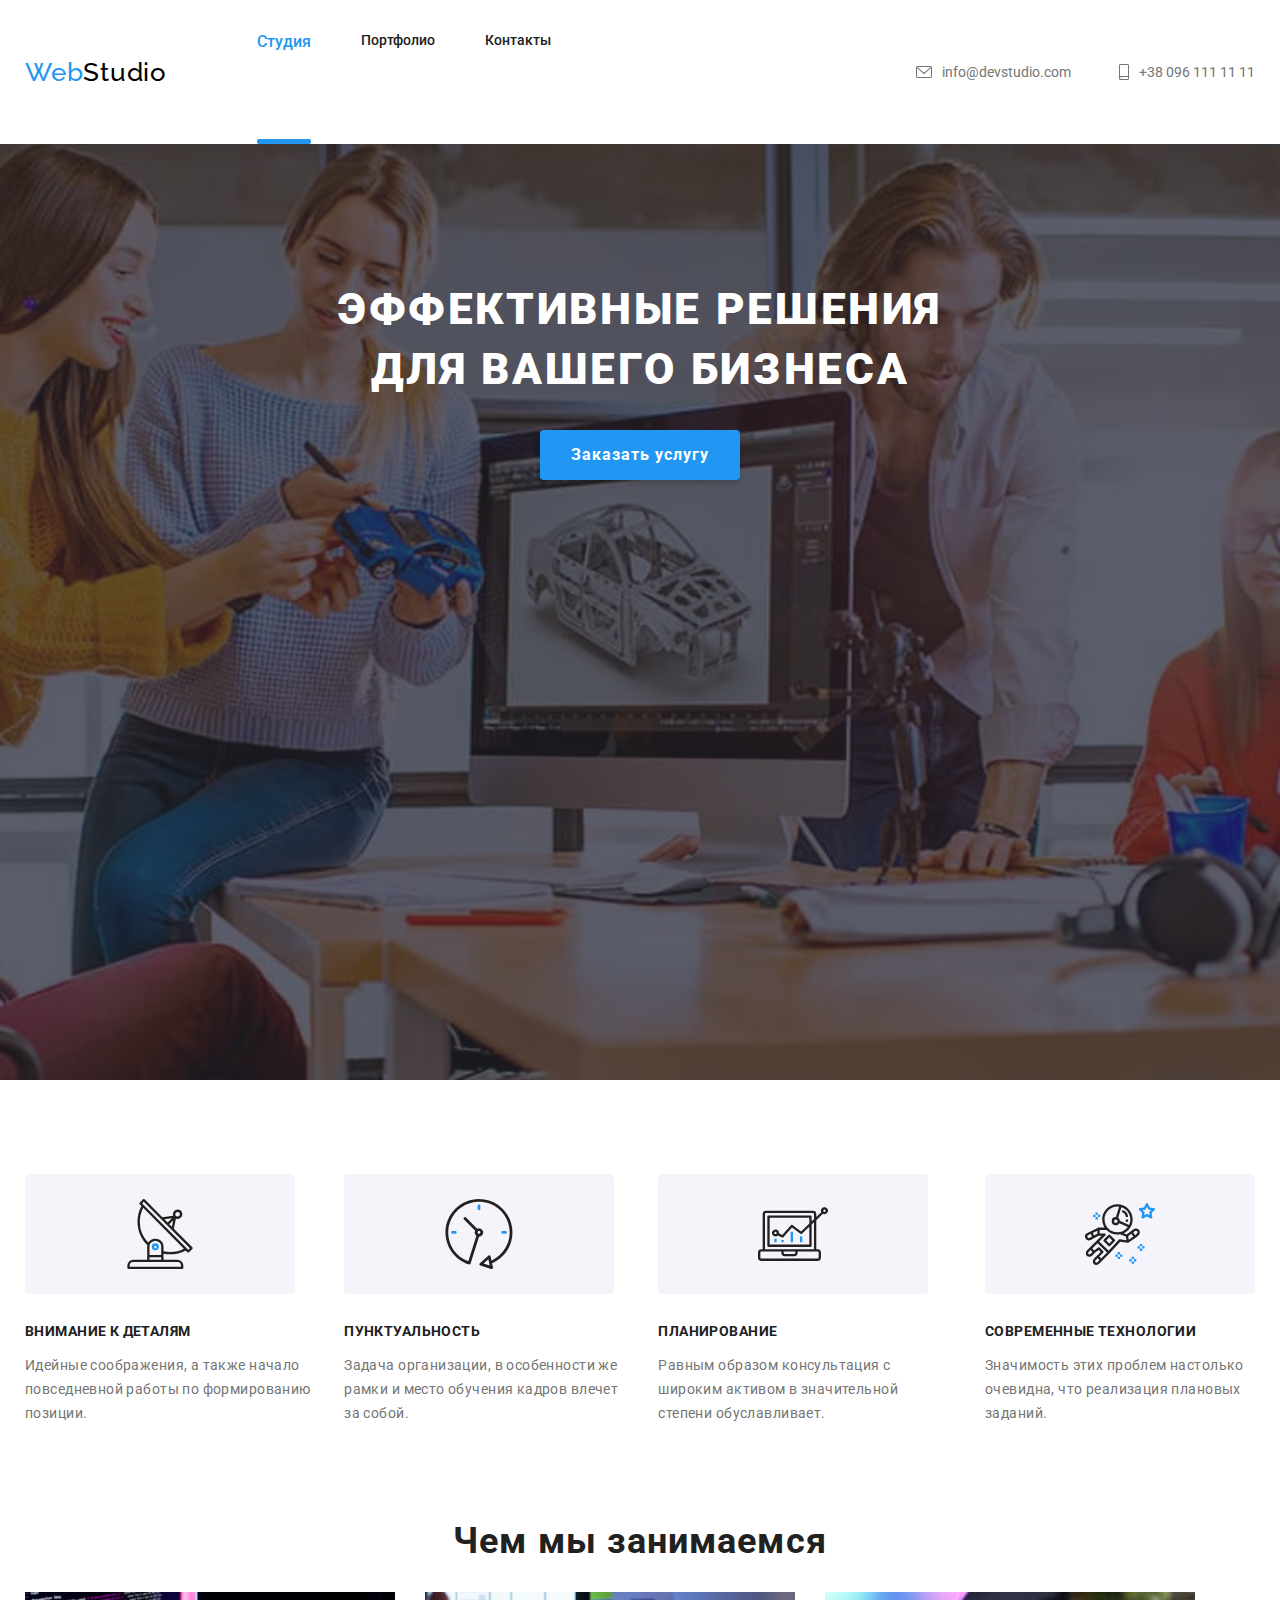
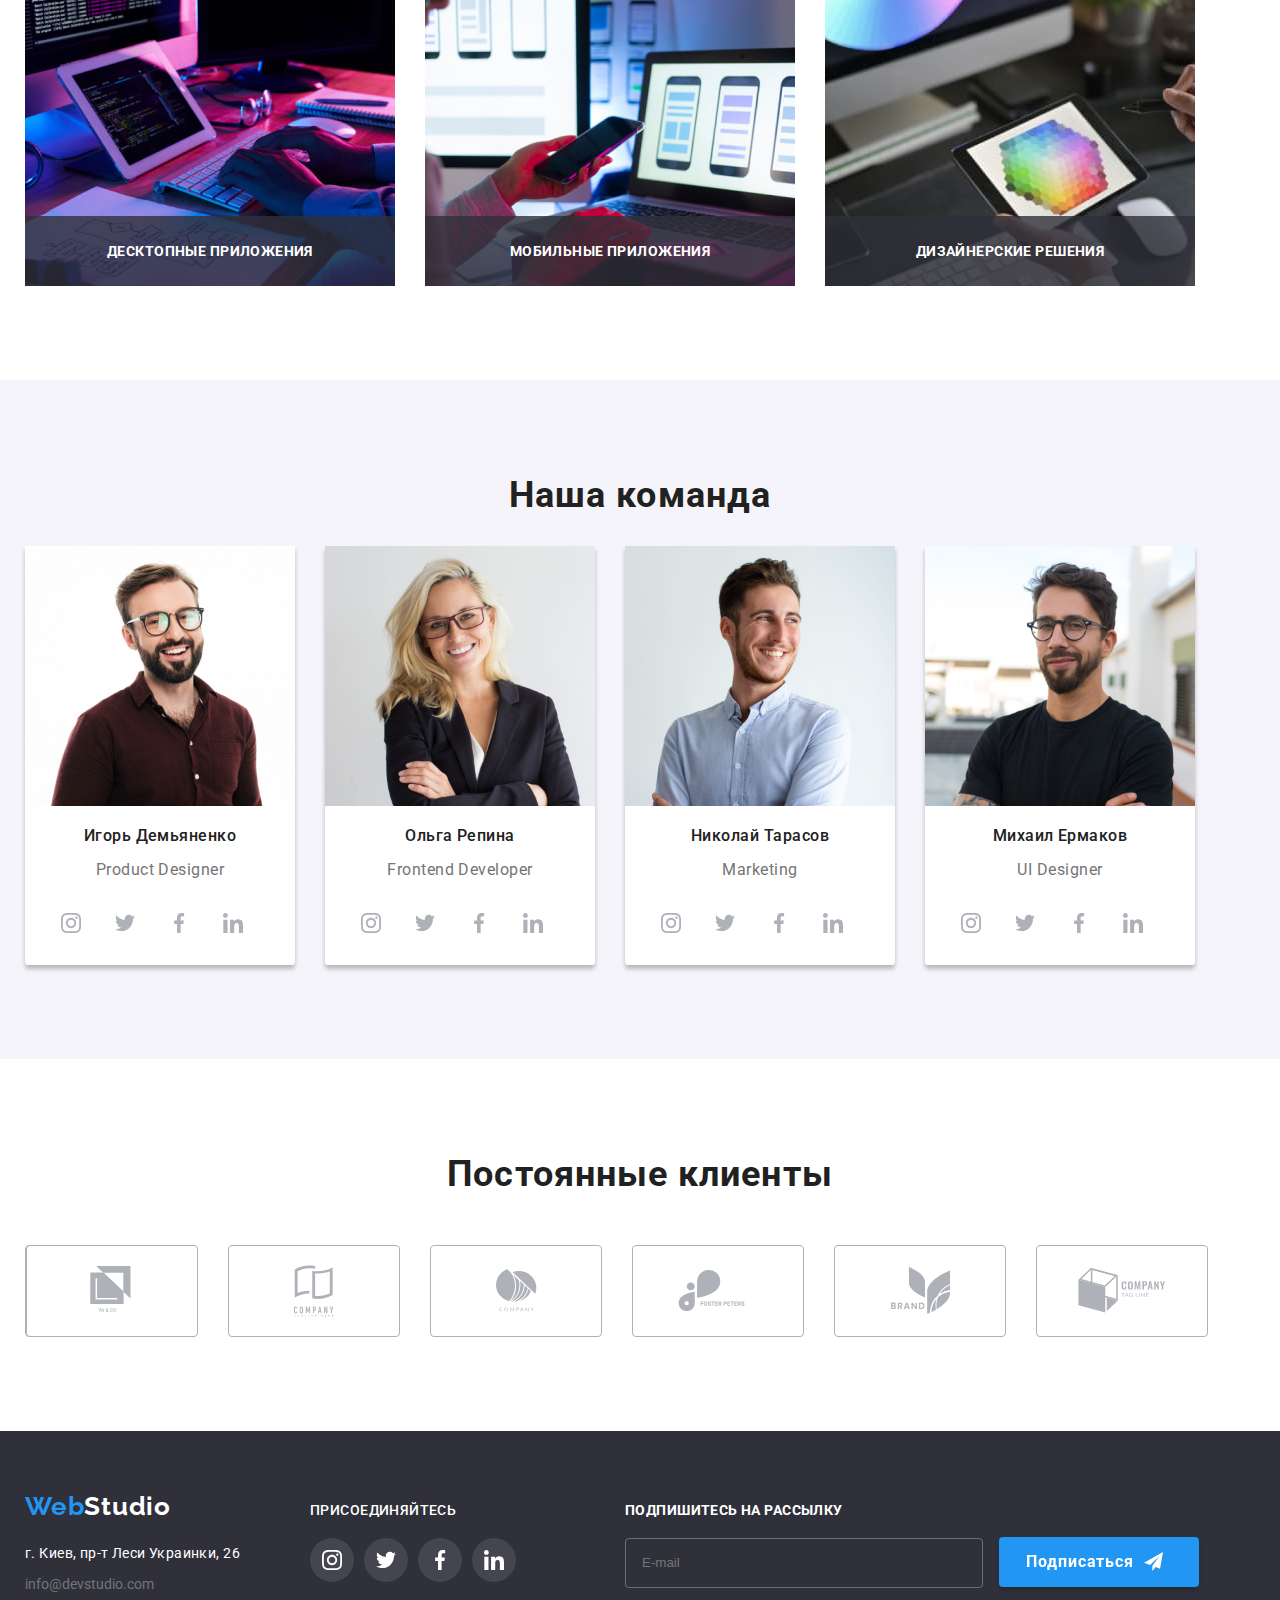
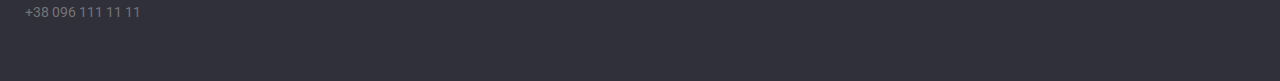
<file: index.html>
<!DOCTYPE html>
<html lang="ru">
  <head>
    <meta charset="UTF-8" />
    <meta name="viewport" content="width=device-width, initial-scale=1.0" />
    <title>Студия</title>
    <link
      rel="stylesheet"
      href="https://cdnjs.cloudflare.com/ajax/libs/modern-normalize/1.0.0/modern-normalize.min.css"
      integrity="sha512-ISS7cAi1PEhQ8jnbJpJZMd29NlhNj4AWYyLOSp2CE/CsHxTCu+r+t0D2yoJudVrd0/8fTVPUVDzY5Tvli75u/g=="
      crossorigin="anonymous"
    />
    <link rel="preconnect" href="https://fonts.gstatic.com" />
    <link
      href="https://fonts.googleapis.com/css2?family=Oleo+Script&family=Raleway:wght@700&family=Roboto:wght@400;500;700&display=swap"
      rel="stylesheet"
    />
    <link rel="stylesheet" href="./css/styles.css" />
  </head>
  <body>
    <!-- Шапка сайта -->
    <header class="header">
      <div class="container all-container">
        <nav class="navigation">
          <a href="" class="logo link">
            <span class="accent">Web</span>Studio</a
          >
          <ul class="list-no-style">
            <li class="list-margin-style">
              <a class="link link-color link-padding link-underline" href="./index.html">Студия</a>
             
            </li>
            <li class="list-margin-style">
              <a
                class="a-font-color-dark link link-padding"
                href="./portfolio.html"
                target="_blank"
                >Портфолио</a
              >
            </li>
            <li class="list-margin-style">
              <a class="a-font-color-dark link link-padding " href="">Контакты</a>
            </li>
          </ul>
        </nav>
        <ul class="list-no-style-address contacts-hover">
          <li class="email">
            <a
              class="a-font-color-light link email-icon link-padding"
              href="mailto:info@devstudio.com"
              >
              <svg class="email-hover">
                <use href="./Images/symbol-defs.svg#icon-email"></use>
              </svg>
              info@devstudio.com</a
            >
          </li>

          <li>
            <a class="a-font-color-light link tel-icon link-padding" href="tel:+380961111111"
              > <svg width="10px" height="16px" class="tel-hover">
                <use href="./Images/symbol-defs.svg#icon-tel"></use>
              </svg> +38 096 111 11 11</a
            >
          </li>
        </ul>
      </div>
    </header>
    <main>
      <!-- /Шапка сайта -->

      <!-- Герой -->

      <section class="hero">
        <div class="all-container">
          <div class="hero-top">
            <h1>Эффективные решения для вашего бизнеса</h1>
            <button type="button" class="modal-open-btn" data-modal-open>
              Заказать услугу
            </button>
            <div class="backdrop is-hidden" data-modal>
              <div class="modal">

                <button class="btn-close" data-modal-close>
                  <svg width="18px" height="18px" class="">
                    <use href="./Images/symbol-defs.svg#icon-close"></use>
                  </svg>
                </button>
                
              <h3 class="modal-form">Оставьте свои данные, мы вам перезвоним</h3>
                <form class="modal-form">

                 
<label class="modal-form-label-name">Имя
  <span class="input-wrapper">
    <svg id="icon-person-black"  width="18px" height="18px" viewBox="0 0 32 32">
      <use href="./Images/symbol-defs.svg#icon-person-black"></use>
    </svg>
    <input type="text" name="name" id="name" class="modal-form-input">
    </span>
</label>

<label>Телефон
  <span class="input-wrapper">
    <svg id="icon-phone-black" width="18px" height="18px" viewBox="0 0 32 32">
      <use href="./Images/symbol-defs.svg#icon-phone-black"></use>
    </svg>
  <input type="tel" name="tel" id="tel" class="modal-form-input">
  </span>
</label>
<label for="email">Почта
  <span class="input-wrapper">
    <svg id="icon-email-black" width="18px" height="18px" viewBox="0 0 32 32">
      <use href="./Images/symbol-defs.svg#icon-email-black"></use>
    </svg>
<input type="email" name="email" id="email"  class="modal-form-input">
</span>
</label>


<label for="comment">Комментарий
<textarea name="comment" id="comment" cols="50" rows="10" placeholder="Введите текст" class="modal-form-textarea"></textarea>
</label>


<label for="policy" class="label-chekbox">
<input class="checkbox modal-form-input" type="checkbox" name="policy" id="policy" value="accept" >
<span class="icon-checkbox">
 
</span>
<span class="policy-style"> Соглашаюсь с рассылкой и принимаю  <a href="#">Условия договора</a>
</span>
</label>

<button type="submit" class="modal-open-btn">Отправить</button>
                </form>
               
 

                  </div>
            </div>
          </div> 
        </div>
      </section>

      <!-- /Герой -->

      <!-- Преимущества -->

      <section class="advantages-padding">
        <div class="all-container">
          <h2 hidden>Наши преимущества</h2>
          <ul class="list-no-style">
            
            <li class="advantages-li">
              <div class="icons-adv">
                <svg width="70px" height="70px" class="advantages-before-one">
                  <use href="./Images/symbol-defs.svg#icon-antenna"></use>
                </svg>
              </div>
              <h3 class="advantages-heading">Внимание к деталям</h3>
              <p class="advantages">
                Идейные соображения, а также начало повседневной работы по
                формированию позиции.
              </p>
            </li>
            <li class="advantages-li">
              <div class="icons-adv">
                <svg width="70px" height="70px">
                  <use href="./Images/symbol-defs.svg#icon-clock"></use>
                </svg>
              </div>
              <h3 class="advantages-heading">Пунктуальность</h3>
              <p class="advantages">
                Задача организации, в особенности же рамки и место обучения
                кадров влечет за собой.
              </p>
            </li>
            <li class="advantages-li">
              <div class="icons-adv">
                <svg width="70px" height="70px">
                  <use href="./Images/symbol-defs.svg#icon-diagram"></use>
                </svg>
              </div>
              <h3 class="advantages-heading">Планирование</h3>
              <p class="advantages">
                Равным образом консультация с широким активом в значительной
                степени обуславливает.
              </p>
            </li>
            <li class="advantages-li">
              <div class="icons-adv">
                <svg width="70px" height="70px">
                  <use href="./Images/symbol-defs.svg#icon-astronaut"></use>
                </svg>
              </div>
              <h3 class="advantages-heading">Современные технологии</h3>
              <p class="advantages">
                Значимость этих проблем настолько очевидна, что реализация
                плановых заданий.
              </p>
            </li>
          </ul>
        </div>
      </section>

      <!-- /Преимущества -->

      <!--Чем мы занимаемся -->

      <section class="projects">
        <div class="all-container">
          <h2>Чем мы занимаемся</h2>
          <ul class="list-no-style projects-flex">
            <li class="item project-style">
              <img
                src="./Images/demonstration1.jpg"
                alt="Планшет на столе"
                width="381"
                title="Пользователь печатает на планшете с помощью клавиатуры"
              />
              <div class="project-titles"> <p class="">десктопные приложения</p></div>
            </li>
            <li class="item project-style">
              <img
                src="./Images/demonstration2.jpg"
                alt="Ноутбук на столе"
                width="381"
                title="Ноутбук стоит на столе"
              />
              <div class="project-titles ">
                <p class="">Мобильные приложения</p>
              </div>
            </li>
            <li class="item project-style">
              <img
                src="./Images/demonstration3.jpg"
                alt="Планшет в руках"
                width="381"
                title="Планшет в руках"
              />
              <div class="project-titles">
                <p class="">Дизайнерские решения</p>
              </div>
            </li>
          </ul>
        </div>
      </section>

      <!-- /Чем мы занимаемся -->

      <!-- Наша команда -->

      <section class="team">
        <div class="all-container">
          <h2>Наша команда</h2>
          <ul class="list-no-style team-flex">
            <li class="item">
              <img
                src="./Images/IgorDemyanenko.jpg"
                width="270"
                height="260"
                alt="Игорь Демьяненко"
              />
              
              <div class="team-style">
                <h3>Игорь Демьяненко</h3>
                <p>Product Designer</p>
                <ul class="div-social list-no-style">
                <li class="margin-social">
                  <a href="" class="social">
                  <svg width="20px" height="20px"  class="social-logo-style">
                    <use href="./Images/symbol-defs.svg#instagram"></use>
                  </svg>
                </a>
                </li>
                <li class="margin-social">
                <a href="" class="social">
                  <svg width="20px" height="20px" class="social-logo-style">
                    <use href="./Images/symbol-defs.svg#twitter"></use>
                  </svg>
                </a>
                </li>
                <li class="margin-social">
                <a href="" class="social">
                  <svg width="20px" height="20px" class="social-logo-style">
                    <use href="./Images/symbol-defs.svg#facebook"></use>
                  </svg>
                </a>
                </li>
                <li>
                <a href="" class="social">
                  <svg width="20px" height="20px" class="social-logo-style">
                    <use href="./Images/symbol-defs.svg#linkedin"></use>
                  </svg>
                  
              </a>
              </li>
              </ul>
              </div>
            </li>
            <li class="item">
              <img
                src="./Images/OlgaRepina.jpg"
                width="270"
                height="260"
                alt="Ольга Репина"
              />
              <div class="team-style">
                <h3>Ольга Репина</h3>
                <p>Frontend Developer</p>
                <ul class="div-social list-no-style">
                <li class="margin-social"><a href="" class="social">
                  <svg width="20px" height="20px" class="social-logo-style">
                    <use href="./Images/symbol-defs.svg#instagram"></use>
                  </svg>
                </a>
                </li>
                <li class="margin-social">
                  
                <a href="" class="social">
                  <svg width="20px" height="20px" class="social-logo-style">
                    <use href="./Images/symbol-defs.svg#twitter"></use>
                  </svg>
                </a>
                </li>
                <li class="margin-social">
                <a href="" class="social">
                  <svg width="20px" height="20px" class="social-logo-style">
                    <use href="./Images/symbol-defs.svg#facebook"></use>
                  </svg>
                </a>
                </li>
                <li>
                <a href="" class="social">
                  <svg width="20px" height="20px" class="social-logo-style">
                    <use href="./Images/symbol-defs.svg#linkedin"></use>
                  </svg>
                </a>
                </li>

                </ul>
              </div>
            </li>
            <li class="item">
              <img
                src="./Images/NikolayTarasov.jpg"
                width="270"
                height="260"
                alt="Николай Тарасов"
              />
              <div class="team-style">
                <h3>Николай Тарасов</h3>
                <p>Marketing</p>
                <ul class="div-social list-no-style">
                  <li class="margin-social">
                <a href="" class="social">
                  <svg width="20px" height="20px" class="social-logo-style">
                    <use href="./Images/symbol-defs.svg#instagram"></use>
                  </svg>
                </a>
                </li>
               <li class="margin-social"> <a href="" class="social">
                  <svg width="20px" height="20px" class="social-logo-style">
                    <use href="./Images/symbol-defs.svg#twitter"></use>
                  </svg>
                </a>
                </li>
                <li class="margin-social">
                <a href="" class="social">
                  <svg width="20px" height="20px" class="social-logo-style">
                    <use href="./Images/symbol-defs.svg#facebook"></use>
                  </svg>
                </a>
</li>
                <li>
                <a href="" class="social">
                  <svg width="20px" height="20px" class="social-logo-style">
                    <use href="./Images/symbol-defs.svg#linkedin"></use>
                  </svg>
                </a>
</li>
                </ul>

              </div>
            </li>
            <li class="item">
              <img
                src="./Images/MichaelErmakov.jpg"
                width="270"
                height="260"
                alt="Михаил Ермаков"
              />
              <div class="team-style">
                <h3>Михаил Ермаков</h3>
                <p>UI Designer</p>
                <ul class="div-social list-no-style">
                <li class="margin-social"><a href="" class="social">
                  <svg width="20px" height="20px" class="social-logo-style">
                    <use href="./Images/symbol-defs.svg#instagram"></use>
                  </svg>
                </a>
                </li>
               <li class="margin-social"> <a href="" class="social">
                  <svg width="20px" height="20px" class="social-logo-style">
                    <use href="./Images/symbol-defs.svg#twitter"></use>
                  </svg>
                </a>
                </li>
                <li class="margin-social">
                <a href="" class="social">
                  <svg width="20px" height="20px" class="social-logo-style">
                    <use href="./Images/symbol-defs.svg#facebook"></use>
                  </svg>
                </a>
                </li>
                <li>
                <a href="" class="social">
                  <svg width="20px" height="20px" class="social-logo-style">
                    <use href="./Images/symbol-defs.svg#linkedin"></use>
                  </svg>
                </a>
                </li>
                </ul>
               

              </div>
            </li>
          </ul>
        </div>
      </section>

      <!-- Постоянные клиенты -->
      <section class="clients">
        <div class="all-container">
          <h2>Постоянные клиенты</h2>
          <ul class="list-no-style button-icon">
            <li>
              <a href="" class="button-icon">
                <svg width="49px" height="49px"  class="clients-logo-style">
                  <use href="./Images/symbol-defs.svg#.iconlogo_1"></use>
                </svg>
              </a>
           </li>
            <li>
              <a href="" class="button-icon">
              <svg width="40px" height="52px" class="clients-logo-style">
                <use href="./Images/symbol-defs.svg#.iconlogo_2"></use>
              </svg>
             
            </a>
          </li>
            <li>
              <a href="" class="button-icon">
              <svg width="41px" height="43px" class="clients-logo-style">
                <use href="./Images/symbol-defs.svg#.iconlogo_3"></use>
              </svg>
            </a>
          </li>
            <li>
              <a href="" class="button-icon">
              <svg width="80px" height="42px" class="clients-logo-style">
                <use href="./Images/symbol-defs.svg#.iconlogo_4"></use>
              </svg>
            </a>
          </li>
            <li>
              <a href="" class="button-icon">
              <svg  width="59px" height="47px" class="clients-logo-style">
                <use href="./Images/symbol-defs.svg#.iconlogo_5"></use>
              </svg>
            </a>
          </li>
            <li>
              <a href="" class="button-icon">
                <svg width="88px" height="45px" class="clients-logo-style">
                  <use href="./Images/symbol-defs.svg#.iconlogo_6"></use>
                </svg>
              </a>
            </li>
          </ul>
        </div>
      </section>
    </main>

    <!-- Футер -->
    <footer class="footer">
      <div class="all-container footer-box">
        <div class="footer-box-contact">
        <a class="footer-style" href="">
          <span class="accent">Web</span>Studio</a
        >
        <address>г. Киев, пр-т Леси Украинки, 26</address>
        <ul class="list-no-style wrap">
          <li>
            <a class="a-font-color-light" href="mailto:info@devstudio.com"
              >info@devstudio.com</a
            >
          </li>
          <li class="padding-email">
            <a class="a-font-color-light" href="tel:+380961111111"
              >+38 096 111 11 11</a
            >
          </li>
        </ul>
      </div>

      <div class="footer-box-link">
        <p class="footer-title">присоединяйтесь</p>
        <ul class="footer-icon-padding list-no-style">
        <li><a href="" class="social social-footer">
          <svg width="20px" height="20px" class="social-logo-style">
            <use href="./Images/symbol-defs.svg#instagram"></use>
          </svg>
        </a>
        </li>
        <li><a href="" class="social social-footer">
          <svg width="20px" height="20px" class="social-logo-style">
            <use href="./Images/symbol-defs.svg#twitter"></use>
          </svg>
        </a></li>
        <li><a href="" class="social social-footer">
          <svg width="20px" height="20px" class="social-logo-style">
            <use href="./Images/symbol-defs.svg#facebook"></use>
          </svg>
        </a></li>
        <li><a href="" class="social social-footer">
          <svg width="20px" height="20px" class="social-logo-style">
            <use href="./Images/symbol-defs.svg#linkedin"></use>
          </svg>
        </a>
        </ul>
      </div>

      <form>
        <div class="footer-box-action">
          <h2 class="footer-action-heading">подпишитесь на рассылку</h2>
          <label for="email"></label>
          <input type="email" name="mail" id="mail" placeholder="E-mail" class="input-btn-footer">
          <button class="modal-open-btn footer-action-send"> Подписаться


          </button>
          
        </div>
      </form>
      
      </div>

  

     

    </footer>

    <script src="./js/modal.js"></script>
  </body>
</html>
</file>
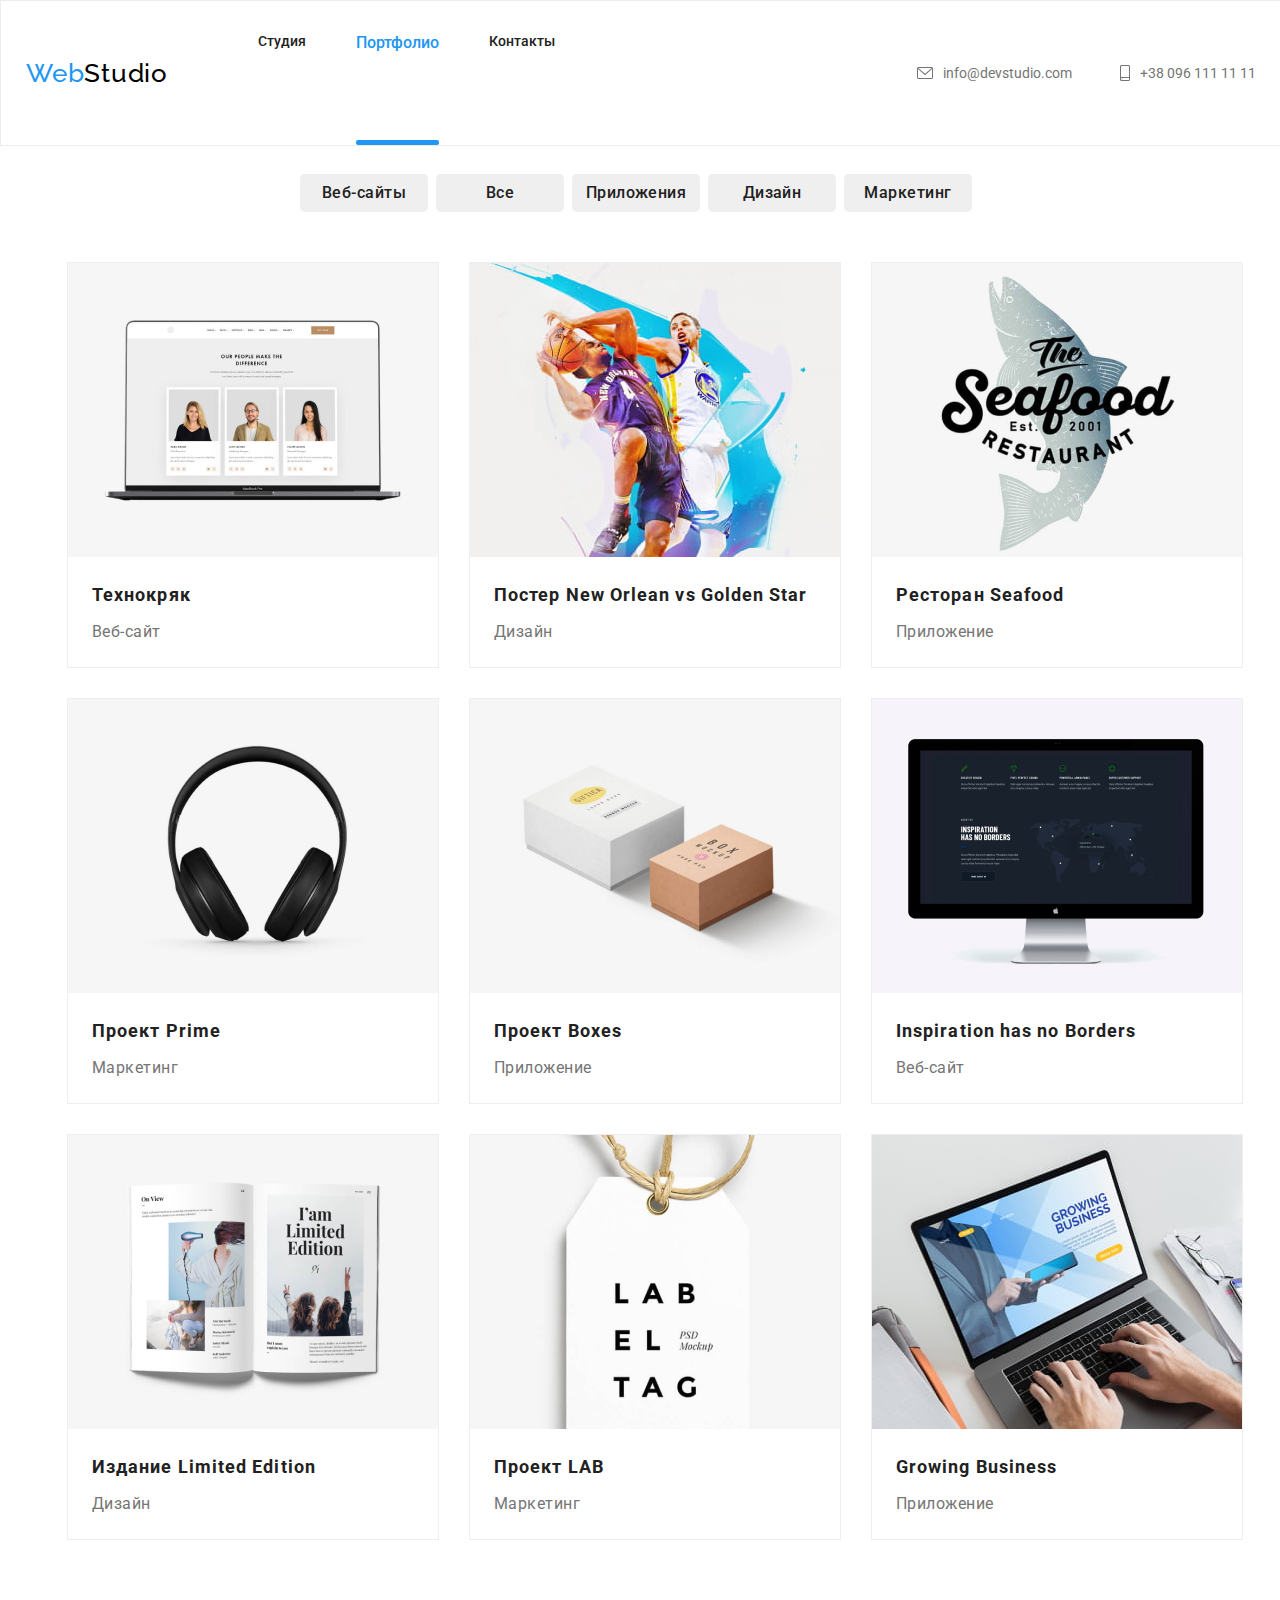
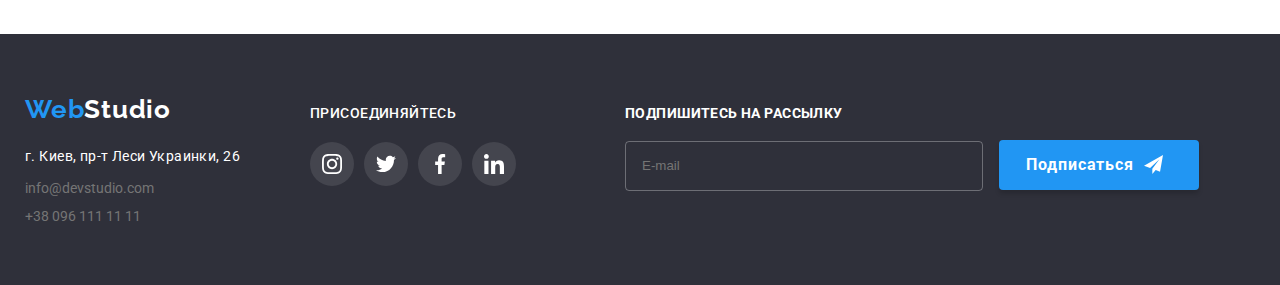
<file: portfolio.html>
<!DOCTYPE html>
<html lang="ru">

<head>
  <meta charset="UTF-8" />
  <meta name="viewport" content="width=device-width, initial-scale=1.0" />
  <title>Портфолио</title>
  <link rel="stylesheet" href="https://cdnjs.cloudflare.com/ajax/libs/modern-normalize/1.0.0/modern-normalize.min.css"
    integrity="sha512-ISS7cAi1PEhQ8jnbJpJZMd29NlhNj4AWYyLOSp2CE/CsHxTCu+r+t0D2yoJudVrd0/8fTVPUVDzY5Tvli75u/g=="
    crossorigin="anonymous" />
  <link rel="preconnect" href="https://fonts.gstatic.com" />
  <link
    href="https://fonts.googleapis.com/css2?family=Oleo+Script&family=Raleway:wght@700&family=Roboto:wght@400;500;700&display=swap"
    rel="stylesheet" />
  <link rel="stylesheet" href="./css/styles.css" />
</head>

<body>
  <!-- Шапка сайта -->
  <header class="header header-nav">
    <div class="container all-container">
      <nav class="navigation">
        <a href="" class="logo link"> <span class="accent">Web</span>Studio</a>
        <ul class="list-no-style">
          <li class="list-margin-style"><a class="a-font-color-dark link link-padding" href="./index.html">Студия</a></li>
          <li class="list-margin-style"><a class="link-color link link-padding link-underline" href="./portfolio.html"
              target="_blank">Портфолио</a></li>
          <li class="list-margin-style"><a class="a-font-color-dark link link-padding" href="">Контакты</a></li>
        </ul>
      </nav>
      <ul class="list-no-style-address contacts-hover">
        <li class="email">
          <a class="a-font-color-light link email-icon link-padding" href="mailto:info@devstudio.com">
            <svg  class="email-hover">
              <use href="./Images/symbol-defs.svg#icon-email"></use>
            </svg>
            info@devstudio.com</a>
        </li>
      
        <li>
          <a class="a-font-color-light link tel-icon link-padding" href="tel:+380961111111"> <svg width="10px" height="16px"
              class="tel-hover">
              <use href="./Images/symbol-defs.svg#icon-tel"></use>
            </svg> +38 096 111 11 11</a>
        </li>
      </ul>
    </div>
  </header>
  <main>
    <!-- /Шапка сайта -->
    <section class="cards">
      <div class="all-container">
        <!-- Радио кнопки -->

        <ul class="list-no-style margin-radio">
          <li><button class="radio-button" type="button">Веб-сайты</button></li>
          <li><button class="radio-button button-padding" type="button">Все</button></li>
          <li><button class="radio-button" type="button">Приложения</button></li>
          <li><button class="radio-button" type="button">Дизайн</button></li>
          <li><button class="radio-button" type="button">Маркетинг</button></li>
        </ul>

<!-- /Радио кнопки -->

    <!--Карточки-->
        <ul class="list-no-style flex-container">
        
          <li class="list-no-style flex-cards">
           
            <a href="" class="flex-hover">
              <div class="flex-style">
                <img src="./Images/portfolio_card1.jpg" alt="Ноутбук с тремя фотографиями людей" />
                
                
                <div class="overlay">
                  <p class="text-action-style">Технокряк это современная площадка распространения коронавируса.
                    Компании используют эту платформу для цифрового
                    шпионажа и атак на защищённые сервера конкурентов.</p>
                </div>
            </div>
              <div class="cards-style overflow-hover"><h2>Технокряк</h2>
              <p>Веб-сайт</p></div>
            </a>
         
        
        
        
          </li>
        
          <li class="list-no-style flex-cards">
            <a href=""class="flex-hover">
                <div class="flex-style">
              <img src="./Images/portfolio_card2.jpg" alt="Постер с баскетболистами" />
              <div class="overlay">
                <p class="text-action-style">Lorem ipsum dolor sit amet consectetur adipisicing elit. 
                  Ipsum fugit blanditiis facere sapiente mollitia dolorum reiciendis autem tempore aperiam vel. 
                  Veniam cum error iste tempore placeat nobis eaque, rem quam.</p>
              </div>
              </div>
             <div class="cards-style"><h2>Постер New Orlean vs Golden Star</h2>
              <p>Дизайн</p></div>
            </a>
        
        
          </li>
        
          <li class="list-no-style flex-cards">
            <a href="" class="flex-hover">
              <div class="flex-style">
              <img src="./Images/portfolio_card3.jpg" alt="Ресторан сиафуд" />
              
                <div class="overlay">
                  <p class="text-action-style">Lorem ipsum dolor sit amet consectetur adipisicing elit.
                    Ipsum fugit blanditiis facere sapiente mollitia dolorum reiciendis autem tempore aperiam vel.
                    Veniam cum error iste tempore placeat nobis eaque, rem quam.</p>
                </div>
                </div>
              <div class="cards-style"><h2>Ресторан Seafood</h2>
              <p>Приложение</p></div>
            </a>
        
        
          </li>
        
        
          <li class="list-no-style flex-cards">
            <a href="" class="flex-hover">
              <div class="flex-style">
                <img src="./Images/portfolio_card4.jpg" alt="Наушники" />
                <div class="overlay">
                  <p class="text-action-style">Lorem ipsum dolor sit amet consectetur adipisicing elit.
                    Ipsum fugit blanditiis facere sapiente mollitia dolorum reiciendis autem tempore aperiam vel.
                    Veniam cum error iste tempore placeat nobis eaque, rem quam.</p>
                </div>
                </div>
              <div class="cards-style"><h2>Проект Prime</h2>
              <p>Маркетинг</p></div>
            </a>
        
        
          </li>
        
          <li class="list-no-style flex-cards">
            <a href="" class="flex-hover">
              <div class="flex-style">
                <img src="./Images/portfolio_card5.jpg" alt="2 коробки" />
                <div class="overlay">
                  <p class="text-action-style">Lorem ipsum dolor sit amet consectetur adipisicing elit.
                    Ipsum fugit blanditiis facere sapiente mollitia dolorum reiciendis autem tempore aperiam vel.
                    Veniam cum error iste tempore placeat nobis eaque, rem quam.</p>
                </div>
                </div>
              <div class="cards-style"><h2>Проект Boxes</h2>
              <p>Приложение</p></div>
            </a>
        
        
          </li>
        
        
          <li class="list-no-style flex-cards">
            <a href="" class="flex-hover">
              <div class="flex-style">
                <img src="./Images/portfolio_card6.jpg" alt="Монитор с демонстрацией сайта" />
                <div class="overlay">
                  <p class="text-action-style">Lorem ipsum dolor sit amet consectetur adipisicing elit.
                    Ipsum fugit blanditiis facere sapiente mollitia dolorum reiciendis autem tempore aperiam vel.
                    Veniam cum error iste tempore placeat nobis eaque, rem quam.</p>
                </div>
                </div>
              <div class="cards-style"><h2>Inspiration has no Borders</h2>
              <p>Веб-сайт</p></div>
            </a>
        
        
          </li>
        
        
          <li class="list-no-style flex-cards">
            <a href="" class="flex-hover">
              <div class="flex-style">
                <img src="./Images/portfolio_card7.jpg" alt="Разворот журнала" />
                <div class="overlay">
                  <p class="text-action-style">Lorem ipsum dolor sit amet consectetur adipisicing elit.
                    Ipsum fugit blanditiis facere sapiente mollitia dolorum reiciendis autem tempore aperiam vel.
                    Veniam cum error iste tempore placeat nobis eaque, rem quam.</p>
                </div>
                </div>
              <div class="cards-style"><h2>Издание Limited Edition</h2>
              <p>Дизайн</p></div>
            </a>
        
          </li>
        
        
        
        
          <li class="list-no-style flex-cards">
            <a href="" class="flex-hover">
              <div class="flex-style">
                <img src="./Images/portfolio_card8.jpg" alt="Ярлык-этикетка брендированная" />
                <div class="overlay">
                  <p class="text-action-style">Lorem ipsum dolor sit amet consectetur adipisicing elit.
                    Ipsum fugit blanditiis facere sapiente mollitia dolorum reiciendis autem tempore aperiam vel.
                    Veniam cum error iste tempore placeat nobis eaque, rem quam.</p>
                </div>
                </div>
              <div class="cards-style"><h2>Проект LAB</h2>
              <p>Маркетинг</p></div>
            </a>
        
        
          </li>
        
          <li class="list-no-style flex-cards">
            <a href="" class="flex-hover">
              <div class="flex-style">
                <img src="./Images/portfolio_card9.jpg" alt="Человек работает за ноутбуком" />
                <div class="overlay">
                  <p class="text-action-style">Lorem ipsum dolor sit amet consectetur adipisicing elit.
                    Ipsum fugit blanditiis facere sapiente mollitia dolorum reiciendis autem tempore aperiam vel.
                    Veniam cum error iste tempore placeat nobis eaque, rem quam.</p>
                </div>
                </div>
              <div class="cards-style"><h2>Growing Business</h2>
              <p>Приложение</p></div>
            </a>
        
        
          </li>
        </ul>
      </div>


  


     


    </section>
    <!--/Карточки-->
  </main>

  <!-- Футер -->
<footer class="footer">
  <div class="all-container footer-box">
    <div class="footer-box-contact">
      <a class="footer-style" href="">
        <span class="accent">Web</span>Studio</a>
      <address>г. Киев, пр-т Леси Украинки, 26</address>
      <ul class="list-no-style wrap">
        <li>
          <a class="a-font-color-light" href="mailto:info@devstudio.com">info@devstudio.com</a>
        </li>
        <li class="padding-email">
          <a class="a-font-color-light" href="tel:+380961111111">+38 096 111 11 11</a>
        </li>
      </ul>
    </div>

    <div class="footer-box-link">
      <p class="footer-title">присоединяйтесь</p>
      <ul class="footer-icon-padding list-no-style">
        <li><a href="" class="social social-footer">
            <svg width="20px" height="20px" class="social-logo-style">
              <use href="./Images/symbol-defs.svg#instagram"></use>
            </svg>
          </a>
        </li>
        <li><a href="" class="social social-footer">
            <svg width="20px" height="20px" class="social-logo-style">
              <use href="./Images/symbol-defs.svg#twitter"></use>
            </svg>
          </a></li>
        <li><a href="" class="social social-footer">
            <svg width="20px" height="20px" class="social-logo-style">
              <use href="./Images/symbol-defs.svg#facebook"></use>
            </svg>
          </a></li>
        <li><a href="" class="social social-footer">
            <svg width="20px" height="20px" class="social-logo-style">
              <use href="./Images/symbol-defs.svg#linkedin"></use>
            </svg>
          </a>
      </ul>
    </div>

    <form action="">
      <div class="footer-box-action">
        <h2 class="footer-action-heading">подпишитесь на рассылку</h2>
        <label for=""></label>
        <input type="email" name="mail" id="mail" placeholder="E-mail" class="input-btn-footer">
        <button class="modal-open-btn footer-action-send"> Подписаться


        </button>

      </div>
    </form>

  </div>


  </div>


</footer>
  </body>
  
  </html>
</file>
<file: css/styles.css>
/* Roboto 400
Roboto 700
Roboto 500
Raleway 700
Oleo Script
*/

/* font-family: 'Roboto', sans-serif; */

/* ===== Общие настройки ===== */

:root {
  --font-main: "Roboto", sans-serif;
  --font-second: "Raleway";
  --font-second-color: #2196f3;
  --font-main-color: #212121;
  --font-third-color: #757575;
  --font-color-light: #ffffff;
}

body {
  margin: 0;
  padding-top: 80px;
  font-family: var(--font-main);
  font-style: normal;
}

body img {
  display: block;
  max-width: 100%;
  height: auto;
}

.list-no-style {
  list-style: none;
  display: flex;
  margin: 0;
  padding: 0;
}

header {
  position: fixed;
  width: 100%;
  min-height: 80px;
  top: 0;
  left: 0;
  background-color: #ffffff;
  z-index: 3;
}

header .link-padding {
  padding: 32px 0;
  min-height: 80px;
}

.link-color {
  color: var(--font-second-color);
}

.link-underline {
  position: relative;
  padding: 0;
}

.link-underline::after {
  content: " ";
  position: absolute;
  left: 0;
  bottom: 0;

  display: block;
  width: 100%;
  height: 5px;
  background-color: var(--font-second-color);
  border-radius: 2px;
  opacity: 0;
}

.link-underline:after {
  opacity: 1;
}

.list-margin-style:not(:last-child) {
  margin-right: 50px;
}

nav .link {
  display: block;
  font-weight: 500;
}

.list-no-style-address {
  list-style: none;
  display: flex;
  margin: 0;
  padding: 0;
}

.list-no-style-address .link + .link {
  margin-left: 50px;
}

.margin-tel {
  margin-right: 0;
}

.hero-top {
  width: 696px;
  margin: 0 auto;
  flex-grow: 1;
  padding: 0;
}

.hero .modal-open-btn {
  margin-top: 30px;
}

.hero h3 {
  margin: 0;
  margin-bottom: 12px;
}

/* .form-action {
  height: 40px;
} */

form .modal-open-btn {
  align-self: center;
  /* transition-duration: 250ms;
  transition-timing-function: cubic-bezier(0.4, 0, 0.2, 1); */
}

.label-chekbox {
  display: inline-block;
  padding-left: 0.5em;
  margin: 0;
  margin-top: 10px;
  margin-bottom: 30px;

  /* align-items: center; */
}

.icon-checkbox {
  /* display: inline-block; */
  position: absolute;
  width: 1em;
  height: 1em;
  border: 2px solid black;
  border-radius: 4px;
}

.checkbox:focus + .icon-checkbox {
  background-color: var(--font-second-color);
  border: none;
  background-origin: border-box;
}

.checkbox:checked + .icon-checkbox {
  border-color: var(--font-second-color);
  /* background-color: var(--font-second-color); */
  background-color: var(--font-second-color);
  background-image: url("/Images/icon-check.svg");
  background-size: contain;
  background-origin: border-box;
}

.form-modal-btn {
  position: relative;

  min-width: 448px;
  padding-top: 40px;
  padding-right: 40px;
  padding-bottom: 40px;
  padding-left: 40px;
  z-index: 1;
}

.modal-form {
  display: flex;
  flex-direction: column;
}

.modal-form input:not([type="checkbox"]),
.modal-form textarea {
  height: 40px;
  margin-top: 4px;
  display: block;
  width: 100%;
  border: 1px solid rgba(33, 33, 33, 0.2);
  padding-left: 42px;
  border-radius: 4px;
}

.checkbox {
  position: absolute;
  width: 1px;
  height: 1px;
  margin: -1px;
  border: 0;
  padding: 0;
  clip: rect(0 0 0 0);
  overflow: hidden;
}

.modal-form label {
  text-align: left;
  color: var(--font-third-color);
}

.modal-form textarea {
  height: 120px;
  padding: 12px 16px 12px 16px;
  resize: none;
}

.modal-form a {
  font-size: 14px;

  letter-spacing: 0.03em;
  text-decoration-line: underline;

  color: #2196f3;
}

.modal-form label {
  margin-bottom: 10px;
}

. .form-modal-btn input {
  margin-top: 4px;
  margin-left: auto;
  margin-right: auto;
  height: 40px;
  width: 448px;
  border: 1px solid rgba(33, 33, 33, 0.2);

  border-radius: 4px;
}

.form-modal-btn label {
  font-size: 12px;
  line-height: 14px;

  letter-spacing: 0.01em;
  text-align: left;
  color: var(--font-third-color);
}

.input-wrapper {
  display: block;
  position: relative;
}

.input-wrapper svg {
  position: absolute;
  top: 50%;
  left: 15px;
  transform: translateY(-50%);
}

/* .input-wrapper:hover svg {
  fill: #2196f3;
} */

.input-wrapper:focus-within svg {
  fill: #2196f3;
}

.input-wrapper:focus-within input {
  border: 1px solid #2196f3;
}

/* .modal-form-label-name .input-wrapper::before {
  content: " ";
  background-image: url("../Images/person-black.svg");
  background-size: contain;
} */

textarea::placeholder {
  color: rgba(117, 117, 117, 0.5);
}

.policy-style {
  font-family: Roboto;
  font-style: normal;
  font-weight: normal;
  font-size: 14px;
  margin-left: 2em;

  letter-spacing: 0.03em;
}

.form-action {
  display: flex;
  flex-direction: column;
  padding-bottom: 10px;
}

.form h3 {
  margin: 0;
}

/* .container-hero {
  width: 1200px;
}
*/

.email {
  margin-right: 48px;
}

.all-container {
  width: 1230px;
  margin-right: auto;
  margin-left: auto;
  padding-left: 15px;
  padding-right: 15px;
  margin-left: auto;
  margin-right: auto;

  /* z-index: 1; */
}

.list-no-style-address {
  margin-left: auto;
  font-family: var(--font-main);
  font-style: normal;
  margin-right: 0px;
}

.logo {
  font-family: var(--font-second);
  font-style: normal;
  font-weight: bold;
  font-size: 26px;
  line-height: 1.192;
  letter-spacing: 0.03em;
  color: black;
  margin-right: 90px;
}
a {
  text-decoration: none;
}

h2,
h3,
h4 {
  font-family: var(--font-main);
  padding: 0;
}

h2 {
  font-size: 36px;
  line-height: 1.167;
  letter-spacing: 0.03em;
  color: var(--font-main-color);
}

.footer {
  padding-top: 60px;
  padding-bottom: 60px;
  color: var(--font-second-color);
}
/* ===== /Общие настройки ===== */

/* ===== Шапка сайта ===== */

.header a .header a:visited {
  font-weight: 500;
  font-size: 14px;
  line-height: 1.14;
  letter-spacing: 0.02em;
  color: var(--font-main-color);
}

.header .container {
  display: flex;
  align-items: center;
}

.header .navigation {
  display: flex;
  align-items: center;
}

.header-nav {
  border: 1px solid #ececec;
}

.header li a:hover,
.header a:active,
.header a:focus {
  color: var(--font-second-color);
}

.header li a {
  transition-duration: 250ms;
  transition-timing-function: cubic-bezier(0.4, 0, 0.2, 1);
}

.a-font-color-dark {
  color: var(--font-main-color);
  font-size: 14px;
}

.a-font-color-light {
  color: var(--font-third-color);
  font-size: 14px;
}
/* ===== /Шапка сайта ===== */

/* ===== Герой ===== */

.hero h1 {
  font-family: var(--font-main);
  font-style: normal;
  font-weight: 900;
  font-size: 44px;
  line-height: 1.36;
  letter-spacing: 0.06em;
  text-transform: uppercase;
  color: var(--font-color-light);
  margin: 0;
}

.hero {
  padding-top: 200px;
  padding-bottom: 200px;
  background-color: #2f303a;
  text-align: center;
  background-image: linear-gradient(
      to right,
      rgba(47, 48, 58, 0.5),
      rgba(47, 48, 58, 0.5)
    ),
    url("../Images/bcg-hero.jpg");

  max-width: 1600px;
  height: 600px;
  background-repeat: no-repeat;
  background-position: center;
  background-size: cover;
  margin-left: auto;
  margin-right: auto;
}

.advantages-padding {
  padding-top: 0;
  padding-top: 94px;
  padding-bottom: 94px;
}

.advantages-li:not(:first-child) {
  margin-left: 30px;
}

.icons-adv {
  background-color: #f5f4fa;
  display: flex;
  justify-content: center;
  align-items: center;
  width: 270px;
  height: 120px;
  margin-bottom: 30px;
  margin-right: 0;
  border-radius: 4px;
}

.contacts-hover a {
  display: inline-flex;
  align-items: center;
}

.contacts-hover a:hover,
.contacts-hover a:active,
.contacts-hover a:focus {
  color: var(--font-second-color);
}

.contacts-hover a {
  transition-duration: 250ms;
  transition-timing-function: cubic-bezier(0.4, 0, 0.2, 1);
}

.email-icon {
  background-repeat: no-repeat;
  background-position: center;
  background-size: cover;
  background-size: auto;
}

.email-hover {
  width: 16px;
  height: 12px;
  margin-right: 10px;
  fill: currentColor;
}

.tel-hover {
  margin-right: 10px;
  fill: currentColor;
}

.tel-icon {
  display: flex;
  background-repeat: no-repeat;
  background-position: center;
  background-size: auto;
}

.modal-open-btn {
  width: 200px;
  height: 50px;
  font-family: var(--font-main);
  font-style: normal;
  font-weight: 700;
  font-size: 16px;
  line-height: 1.87;
  letter-spacing: 0.06em;
  color: var(--font-color-light);
  background: var(--font-second-color);
  box-shadow: 0px 4px 4px rgba(0, 0, 0, 0.15);
  border-radius: 4px;
  border-color: transparent;
  cursor: pointer;
  text-align: center;
}

.backdrop {
  position: fixed;
  top: 0;
  left: 0;
  width: 100%;
  height: 100%;
  background-color: rgba(0, 0, 0, 0.2);
  opacity: 1;

  transition: opasity 250ms cubic-bezier(0.4, 0, 0.2, 1);
}

.backdrop.is-hidden {
  opacity: 0;
  pointer-events: none;
}

.backdrop.is-hidden .modal {
  transform: translate(-50%, -50%) scale(0.9);
}

.modal {
  position: absolute;
  top: 50%;
  left: 50%;
  padding: 40px;
  z-index: 2;

  width: 528px;
  min-height: 581px;

  background-color: #ffffff;
  box-shadow: 0px 1px 3px rgba(0, 0, 0, 0.12), 0px 1px 1px rgba(0, 0, 0, 0.14),
    0px 2px 1px rgba(0, 0, 0, 0.2);
  border-radius: 4px;
  transform: translate(-50%, -50%) scale(1);

  transition: transform 250ms cubic-bezier(0.4, 0, 0.2, 1);
}

.btn-close {
  display: flex;
  position: absolute;
  top: 8px;
  right: 8px;
  width: 30px;
  height: 30px;
  border-radius: 50%;
  padding: 6px;
  background-color: #ffffff;
  border: 1px solid rgba(0, 0, 0, 0.1);
  cursor: pointer;
}

.btn-close {
  position: absolute;
}

.hero .btn-close:hover,
.hero .btn-close:focus {
  background-color: #ffffff;
  fill: var(--font-second-color);
}

/* .icon-checkbox:focus {
  outline: 1px solid var(--font-second-color);
} */
/* ===== /Герой ===== */

/* ===== Преимущества ===== */
.advantages-heading {
  font-weight: bold;
  font-size: 14px;
  line-height: 1.14;
  letter-spacing: 0.03em;
  text-transform: uppercase;
  color: var(--font-main-color);
  margin-top: 0;
  margin-bottom: 0;
  margin-bottom: 8px;
}

.advantages {
  font-weight: normal;
  font-size: 14px;
  line-height: 1.71;
  letter-spacing: 0.03em;
  color: var(--font-third-color);
}

.advantages {
  margin-bottom: 0;
}
/* ===== /Преимущества ===== */

/* ===== Чем мы занимаемся ==== */
.projects {
  padding-top: 0;
  padding-bottom: 94px;
}

.projects h2 {
  font-family: var(--font-main);
  font-style: normal;
  font-weight: bold;
  font-size: 36px;
  line-height: 1.167;
  letter-spacing: 0.03em;
  color: var(--font-main-color);
  text-align: center;
  margin-top: 0;
}

.projects p {
  font-weight: 700;
  font-size: 14px;
  line-height: 1.142;
  text-align: center;
  letter-spacing: 0.03em;
  text-transform: uppercase;
  color: var(--font-color-light);
  padding: 27px 82px;
  margin: 0;
}

.project-titles {
  position: absolute;
  bottom: 0%;
  width: 100%;
  min-height: 70px;

  padding: 27 85 27 85;
  background-color: rgba(47, 48, 58, 0.8);
}

.projects-flex {
  display: flex;
  flex-wrap: wrap;
}

.projects-flex .item {
  width: 370px;
  margin-right: 30px;
}

.projects-flex:nth-child(3n) {
  margin-right: 0;
}

.project-style {
  position: relative;
  z-index: -2;
}

/* ===== /Чем мы занимаемся ==== */

/* ===== Портфолио кнопки ===== */

.radio-button-light {
  font-family: var(--font-main);
  font-style: normal;
  font-weight: 500;
  font-size: 16px;
  line-height: 1.62;
  letter-spacing: 0.03em;
  color: var(--font-color-light);
}
.radio-button {
  font-family: var(--font-main);
  font-style: normal;
  font-weight: 500;
  font-size: 16px;
  line-height: 1.62;
  letter-spacing: 0.03em;
  color: var(--font-main-color);
  cursor: pointer;
  border: 0;
  border-radius: 5px;
  min-width: 128px;
  min-height: 38px;
}

.margin-radio {
  margin-bottom: 50px;
}
/* ===== /Портфолио кнопки ===== */

.cards .list-no-style {
  display: flex;
  justify-content: center;
}

.cards .radio-button {
  margin-right: 8px;
  margin-bottom: 0;
}

.cards .radio-button:hover {
  box-shadow: 0px 4px 4px rgba(0, 0, 0, 0.25);
}

.cards .radio-button {
  transition-duration: 250ms;
  transition-timing-function: cubic-bezier(0.4, 0, 0.2, 1);
}

.cards .radio-button:focus {
  box-shadow: 0px 4px 4px rgba(0, 0, 0, 0.25);
}

.button-padding {
  padding-right: 22px;
  padding-left: 22px;
}

.cards h2 {
  font-family: var(--font-main);
  font-style: normal;
  font-weight: bold;
  font-size: 18px;
  line-height: 2;
  letter-spacing: 0.06em;
  color: var(--font-main-color);
}

button:hover,
button:focus {
  background-color: var(--font-second-color);
  color: white;
}

button {
  transition-duration: 250ms;
  transition-timing-function: cubic-bezier(0.4, 0, 0.2, 1);
}

/* ===== Портфолио карточки ===== */
.cards {
  padding-top: 94px;
  padding-bottom: 94px;
}

.cards p {
  font-family: var(--font-main);
  font-style: normal;
  font-weight: normal;
  font-size: 16px;
  line-height: 1.87;
  letter-spacing: 0.03em;

  color: var(--font-third-color);
}

.flex-cards {
  width: 370px;
  margin-right: 30px;
  margin-bottom: 30px;
  border: 1px solid #eeeeee;
}

.cards-style {
  padding: 20px 24px 20px 24px;
}

.flex-style {
  position: relative;
  overflow: hidden;
}

.overlay {
  width: 100%;
  height: 294px;
  /* padding: 63px 24px; */
  background-color: rgba(33, 150, 243, 0.9);
  position: absolute;
  top: 0;
  opacity: 0;

  transform: translate(0, 100%);

  transition-duration: 250ms;
  transition-timing-function: cubic-bezier(0.4, 0, 0.2, 1);
}

.flex-hover:hover .overlay {
  opacity: 1;
  transform: translate(0);
}

.flex-hover:focus .overlay {
  opacity: 1;
  transform: translate(0);
  /* box-shadow: 0px 4px 4px rgba(0, 0, 0, 0.25); */
}

.overflow-hover {
  overflow: hidden;
}

.cards .text-action-style {
  color: #ffffff;
  padding: 63px 24px;
}

.cards-style p {
  margin: 0;
}

.cards-style h2 {
  margin-top: 0;
  margin-bottom: 4px;
}

.team .item {
  border: 1px none #757575;
  box-shadow: 0px 4px 4px rgba(0, 0, 0, 0.25);
  border-radius: 0px 0px 4px 4px;
}

.flex-container {
  display: flex;
  flex-wrap: wrap;
  width: 1230px;
  padding-left: 15px;
  padding-right: 15px;
  margin-left: auto;
  margin-right: auto;
  z-index: -3;
}

.flex-container a:hover {
  box-shadow: 0px 4px 4px rgba(0, 0, 0, 0.25);
}

.flex-container a {
  transition-duration: 250ms;
  transition-timing-function: cubic-bezier(0.4, 0, 0.2, 1);
}

/* .flex-container a:focus {
  box-shadow: 0px 4px 4px rgba(0, 0, 0, 0.25);
} */

.flex-cards:nth-last-child(-n + 3) {
  margin-bottom: 0;
}

.flex-cards:nth-child(3n) {
  margin-right: 0;
}

/* ===== /Портфолио карточки ===== */

/*  ===== Наша команда ===== */

.team {
  padding-top: 94px;
  padding-bottom: 94px;
  background-color: #f5f4fa;
}

.team h2 {
  font-style: normal;
  font-weight: bold;
  font-size: 36px;
  line-height: 1.167;
  letter-spacing: 0.03em;
  color: var(--font-main-color);
  text-align: center;
  margin-top: 0;
  margin-bottom: 30px;
}

.team h3 {
  font-style: normal;
  font-weight: 500;
  font-size: 16px;
  line-height: 1.187;
  letter-spacing: 0.03em;
  text-align: center;
  margin: 0px 0px 10px 0px;

  color: var(--font-main-color);
}

.team-style {
  padding: 20px 24px 20px 24px;
  background-color: #fff;
  border-radius: 0px 0px 4px 4px;
}

.team-flex {
  display: flex;
  flex-wrap: wrap;
}

.team-flex .item {
  width: 270px;
}

.team-flex .item:not(:last-child) {
  margin-right: 30px;
}

.team ul p {
  font-family: var(--font-main);
  font-style: normal;
  font-weight: normal;
  font-size: 16px;
  line-height: 1.87;
  letter-spacing: 0.03em;
  text-align: center;
  color: var(--font-third-color);
  margin: 0;
}

.team button {
  display: inline-flex;
  flex-direction: row;
  width: 44px;
  height: 44px;
  justify-content: center;
  border-radius: 50%;
  cursor: pointer;
  border: 0px;
  fill: #afb1b8;
  background-color: #fff;
  margin-top: 16px;
  align-items: center;
}

.div-social {
  /* display: block;
  align-items: baseline; */
  display: flex;
  flex-direction: row;
  margin-top: 16px;
}

.margin-social {
  margin-right: 10px;
}

.clients-logo-style {
  align-items: center;
  margin-left: auto;
  margin-right: auto;
}

.team .social {
  display: inline-flex;
  flex-wrap: wrap;

  width: 44px;
  height: 44px;
  border-radius: 50%;
  background: rgba(255, 255, 255, 0.1);
  fill: #afb1b8;
  justify-content: center;
  align-items: center;
  cursor: pointer;
  transition-duration: 250ms;
  transition-timing-function: cubic-bezier(0.4, 0, 0.2, 1);
}

.team .social:not(:last-child) {
  margin-right: 10px;
}

.team .social:hover,
.team .social:active,
.team .social:focus {
  background-color: var(--font-second-color);
  fill: white;
}

.social-logo-style {
  align-items: center;
  justify-content: center;
}

.social svg {
  background-size: 20px;
  background-position: center;
}

/*  ===== /Наша команда ===== */

/* Постоянные клиенты */

.clients {
  padding-top: 94px;

  padding-bottom: 94px;
}

.clients h2 {
  font-style: normal;
  font-weight: bold;
  font-size: 36px;
  line-height: 1.167;
  letter-spacing: 0.03em;
  color: var(--font-main-color);
  text-align: center;
  margin-top: 0;
  margin-bottom: 50px;
}

.button-icon {
  display: flex;
  flex-direction: row;

  align-items: center;
  background-position: center;
  background-size: auto;

  background-color: white;
  fill: #afb1b8;
  width: 170px;
  height: 90px;
  background-repeat: no-repeat;

  border: 1px solid #afb1b8;
  border-width: 1px;
  border-radius: 4px;
  padding: 0;
  cursor: pointer;
  transition-duration: 250ms;
  transition-timing-function: cubic-bezier(0.4, 0, 0.2, 1);
}

.button-icon:hover,
.button-icon:active,
.button-icon:focus {
  background-color: white;
  fill: var(--font-second-color);
  border: 1px solid var(--font-second-color);
}

.clients li:not(:last-child) {
  margin-right: 30px;
}

/* /Постоянные клиенты */

/* ===== Футер ===== */

.accent {
  color: var(--font-second-color);
}

.footer address {
  font-style: normal;
  font-weight: normal;
  font-size: 14px;
  line-height: 1.71;
  letter-spacing: 0.03em;
  color: var(--font-color-light);
  margin-bottom: 9px;
}

.footer {
  background-color: #2f303a;
}

.padding-email {
  display: inline-block;
  margin-top: 9px;
}

.footer li a:hover,
.footer a:active,
.footer a:focus {
  color: var(--font-second-color);
}

.logo-footer-color {
  color: var(--font-color-light);
}

.footer .wrap {
  display: flex;
  flex-direction: column;
}

.footer-style {
  font-family: var(--font-second);
  font-style: normal;
  font-weight: bold;
  font-size: 26px;
  line-height: 1.192;
  letter-spacing: 0.03em;
  color: var(--font-color-light);
  display: inline-block;
  margin-bottom: 20px;
}

.social-footer {
  display: inline-flex;
  width: 44px;
  height: 44px;
  border-radius: 50%;
  background: rgba(255, 255, 255, 0.1);
  fill: #fff;
  justify-content: center;
  align-items: center;
  cursor: pointer;
  margin-right: 10px;
  transition-duration: 250ms;
  transition-timing-function: cubic-bezier(0.4, 0, 0.2, 1);
}

.social-footer:hover,
.social-footer:active,
.social-footer:focus {
  background-color: var(--font-second-color);
  fill: white;
}

.footer-title {
  margin-top: 0;
  margin-bottom: 20px;
  font-style: normal;
  font-weight: 500;
  font-size: 14px;
  line-height: 1.14;
  letter-spacing: 0.03em;
  text-transform: uppercase;
  color: white;
}

.footer-box {
  display: flex;
  align-items: baseline;
}

.footer-box-contact {
  margin-right: 70px;
}

.footer-icon-padding {
  padding: 0;
}

.footer-box-link {
  margin-right: 99px;
}

.footer-box-action {
  display: block;
  align-items: baseline;

  /* min-width: 570px;
  min-height: 86px; */
}

/* .modal-open-btn {
  color: var(--font-color-light);
  background-color: var(--font-second-color);
  box-shadow: 0px 4px 4px rgba(0, 0, 0, 0.15);
  border-radius: 4px;
} */

.footer-action-heading {
  font-family: "Roboto";
  font-style: normal;
  font-weight: bold;
  font-size: 14px;
  line-height: 16px;
  letter-spacing: 0.03em;
  text-transform: uppercase;

  color: #ffffff;

  padding: 0;
  margin: 0;
}

.input-btn-footer {
  min-width: 358px;
  min-height: 50px;
  background-color: transparent;
  border: 1px solid rgba(255, 255, 255, 0.3);
  box-sizing: border-box;
  padding-left: 16px;
  margin-top: 20px;
  border-radius: 4px;
  color: #ffffff;
}

.footer-action-send {
  position: relative;
  width: 200px;
  height: 50px;

  margin-left: 12px;
}

.footer-action-send::after {
  content: "";
  /* display: inline-block; */

  /* position: absolute; */
  width: 24px;
  height: 24px;
  margin-left: 10px;
  top: 50%;
  right: 15px;
  transform: translateY(-50%);

  padding-right: 28px;

  background-image: url(../Images/icon_send.svg);
  background-size: contain;
  background-repeat: no-repeat;
}

/* ===== /Футер ===== */ ;
</file>
